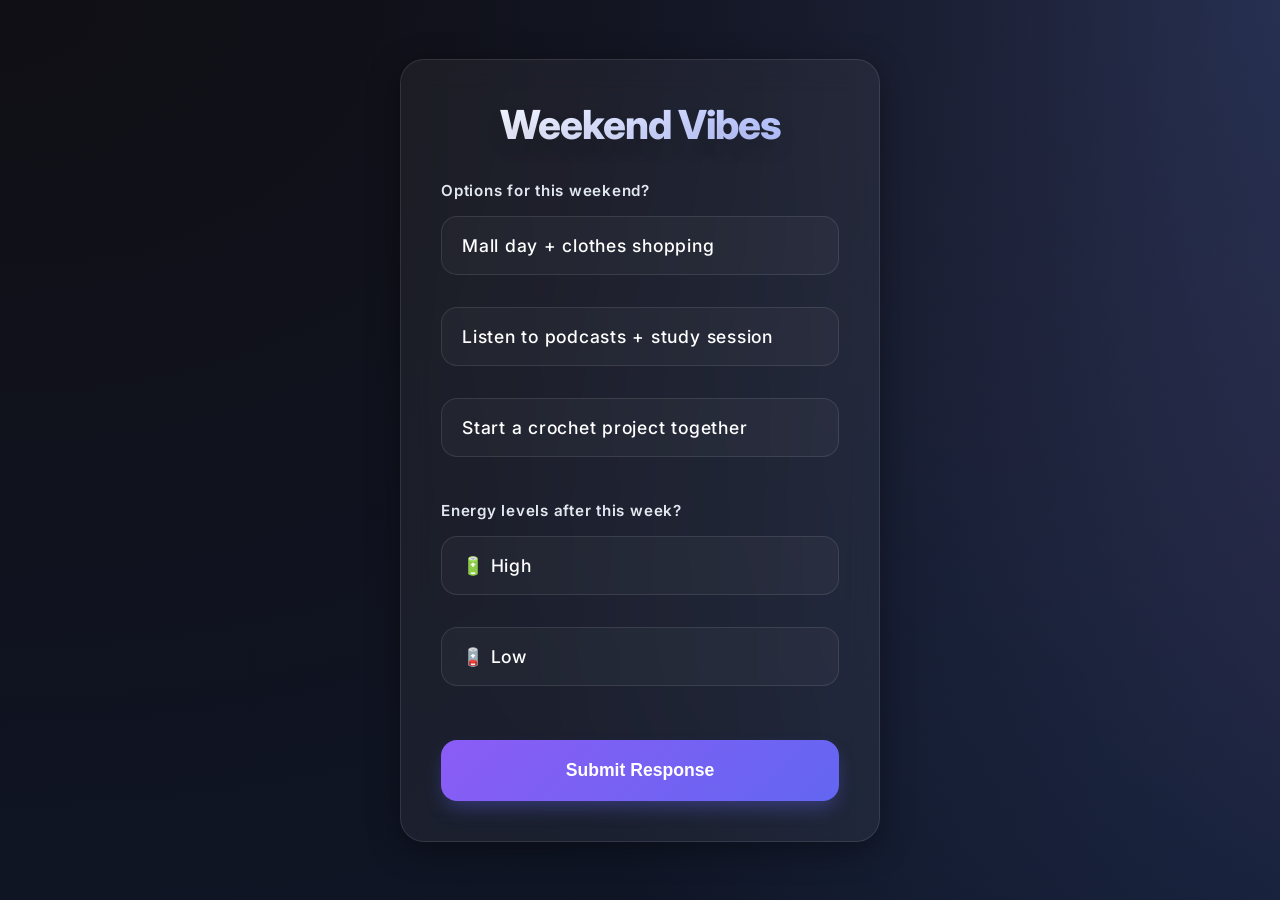
<file: index.html>
<!DOCTYPE html>
<html lang="en">

<head>
    <meta charset="UTF-8">
    <meta name="viewport" content="width=device-width, initial-scale=1.0">
    <title>Weekend Planner</title>
    <link rel="preconnect" href="https://fonts.googleapis.com">
    <link rel="preconnect" href="https://fonts.gstatic.com" crossorigin>
    <link href="https://fonts.googleapis.com/css2?family=Inter:wght@400;500;600;800&display=swap" rel="stylesheet">
    <link rel="stylesheet" href="style.css">
</head>

<body>
    <div class="container">
        <h1>Weekend Vibes</h1>

        <!-- Google Form Action URL will be handled by JS for custom redirect -->
        <form id="weekendForm">

            <!-- Question 1 -->
            <div class="form-group">
                <label>Options for this weekend?</label>
                <div class="radio-group">
                    <label class="radio-option">
                        <input type="radio" name="entry.1000819200" value="Mall day + clothes shopping" required
                            data-script-id="q1-option-1-input">
                        <div class="radio-tile">
                            <span class="radio-label" data-script-id="q1-option-1-label">Mall day + clothes shopping</span>
                        </div>
                    </label>
                    <label class="radio-option">
                        <input type="radio" name="entry.1000819200" value="Listen to podcasts + study session"
                            data-script-id="q1-option-2-input">
                        <div class="radio-tile">
                            <span class="radio-label" data-script-id="q1-option-2-label">Listen to podcasts + study session</span>
                        </div>
                    </label>
                    <label class="radio-option">
                        <input type="radio" name="entry.1000819200" value="Start a crochet project together"
                            data-script-id="q1-option-3-input">
                        <div class="radio-tile">
                            <span class="radio-label" data-script-id="q1-option-3-label">Start a crochet project together</span>
                        </div>
                    </label>
                </div>
            </div>

            <!-- Question 2 -->
            <div class="form-group">
                <label>Energy levels after this week?</label>
                <div class="radio-group">
                    <label class="radio-option">
                        <input type="radio" name="entry.1845770731" value="High" required>
                        <div class="radio-tile">
                            <span class="radio-label">🔋 High</span>
                        </div>
                    </label>
                    <label class="radio-option">
                        <input type="radio" name="entry.1845770731" value="Low">
                        <div class="radio-tile">
                            <span class="radio-label">🪫 Low</span>
                        </div>
                    </label>
                </div>
            </div>

            <button type="submit" class="btn-primary" id="submitBtn">
                <span>Submit Response</span>
                <div class="loader" id="submitLoader"
                    style="width: 20px; height: 20px; border-width: 2px; vertical-align: middle; margin-left: 10px;">
                </div>
            </button>

        </form>
    </div>

    <script src="app.js"></script>
</body>

</html>
</file>
<file: style.css>
:root {
  --bg-color: #0f172a;
  --text-primary: #ffffff;
  --text-secondary: #e2e8f0;
  --accent-color: #8b5cf6;
  --accent-glow: rgba(139, 92, 246, 0.5);
  --glass-bg: rgba(255, 255, 255, 0.05);
  --glass-border: rgba(255, 255, 255, 0.1);
  --glass-highlight: rgba(255, 255, 255, 0.2);
  --font-family: 'Inter', system-ui, -apple-system, sans-serif;
}

* {
  box-sizing: border-box;
  margin: 0;
  padding: 0;
}

body {
  font-family: var(--font-family);
  background-color: var(--bg-color);
  color: var(--text-primary);
  min-height: 100vh;
  display: flex;
  align-items: center;
  justify-content: center;
  padding: 20px;
  /* Animated Mesh Gradient Background */
  background-image:
    radial-gradient(at 0% 0%, hsla(253, 16%, 7%, 1) 0, transparent 50%),
    radial-gradient(at 50% 0%, hsla(225, 39%, 30%, 1) 0, transparent 50%),
    radial-gradient(at 100% 0%, hsla(339, 49%, 30%, 1) 0, transparent 50%);
  background-size: 200% 200%;
  animation: gradient 15s ease infinite;
}

@keyframes gradient {
  0% {
    background-position: 0% 50%;
  }

  50% {
    background-position: 100% 50%;
  }

  100% {
    background-position: 0% 50%;
  }
}

/* Glassmorphism Card */
.container {
  width: 100%;
  max-width: 480px;
  background: var(--glass-bg);
  backdrop-filter: blur(16px);
  -webkit-backdrop-filter: blur(16px);
  padding: 40px;
  border-radius: 24px;
  border: 1px solid var(--glass-border);
  box-shadow: 0 8px 32px 0 rgba(0, 0, 0, 0.37);
  animation: float 6s ease-in-out infinite;
}

@keyframes float {
  0% {
    transform: translateY(0px);
  }

  50% {
    transform: translateY(-10px);
  }

  100% {
    transform: translateY(0px);
  }
}

h1 {
  font-size: 2.5rem;
  font-weight: 800;
  text-align: center;
  margin-bottom: 2rem;
  letter-spacing: -1px;
  background: linear-gradient(135deg, #fff 0%, #a5b4fc 100%);
  -webkit-background-clip: text;
  background-clip: text;
  color: transparent;
  text-shadow: 0 10px 20px rgba(0, 0, 0, 0.1);
}

.form-group {
  margin-bottom: 28px;
}

label {
  display: block;
  font-weight: 600;
  margin-bottom: 16px;
  color: var(--text-secondary);
  font-size: 0.95rem;
  letter-spacing: 0.05em;
}

/* Custom Radio Styling */
.radio-group {
  display: flex;
  flex-direction: column;
  gap: 16px;
}

.radio-option {
  position: relative;
  display: block;
  cursor: pointer;
}

.radio-option input[type="radio"] {
  position: absolute;
  opacity: 0;
}

.radio-tile {
  display: flex;
  align-items: center;
  padding: 18px 20px;
  background: rgba(255, 255, 255, 0.03);
  border: 1px solid var(--glass-border);
  border-radius: 16px;
  transition: all 0.3s cubic-bezier(0.4, 0, 0.2, 1);
}

.radio-tile:hover {
  background: rgba(255, 255, 255, 0.08);
  border-color: var(--glass-highlight);
  transform: translateX(5px);
}

.radio-option input[type="radio"]:checked+.radio-tile {
  background: rgba(139, 92, 246, 0.2);
  border-color: var(--accent-color);
  box-shadow: 0 0 20px var(--accent-glow);
}

.radio-label {
  color: var(--text-primary);
  font-weight: 500;
  font-size: 1.1rem;
}

/* Button Styling */
.btn-primary {
  width: 100%;
  padding: 20px;
  background: linear-gradient(135deg, #8b5cf6 0%, #6366f1 100%);
  color: white;
  border: none;
  border-radius: 16px;
  font-size: 1.1rem;
  font-weight: 700;
  cursor: pointer;
  transition: all 0.3s ease;
  margin-top: 10px;
  box-shadow: 0 10px 20px -5px rgba(99, 102, 241, 0.4);
}

.btn-primary:hover {
  transform: translateY(-3px) scale(1.02);
  box-shadow: 0 20px 30px -10px rgba(99, 102, 241, 0.6);
}

.btn-primary:active {
  transform: translateY(0) scale(0.98);
}

/* Success Page Specifics */
.success-container {
  text-align: center;
}

.cat-image-wrapper {
  margin: 30px 0;
  border-radius: 20px;
  overflow: hidden;
  box-shadow: 0 20px 40px rgba(0, 0, 0, 0.4);
  background-color: rgba(0, 0, 0, 0.2);
  min-height: 300px;
  display: flex;
  align-items: center;
  justify-content: center;
  border: 1px solid var(--glass-border);
}

.cat-image-wrapper img {
  width: 100%;
  height: auto;
  display: block;
}

.message {
  font-size: 1.5rem;
  color: var(--text-secondary);
  margin-bottom: 2rem;
  font-weight: 300;
}

/* Loader */
.loader {
  width: 24px;
  height: 24px;
  border: 3px solid rgba(255, 255, 255, 0.3);
  border-radius: 50%;
  border-top-color: #fff;
  animation: spin 1s ease-in-out infinite;
  display: none;
  vertical-align: middle;
  margin-left: 10px;
}

@keyframes spin {
  to {
    transform: rotate(360deg);
  }
}

/* Mobile Responsiveness */
@media (max-width: 600px) {
  body {
    padding: 10px;
  }

  .container {
    padding: 24px;
    width: 100%;
  }

  h1 {
    font-size: 2rem;
  }

  .radio-tile {
    padding: 14px 16px;
  }

  .radio-label {
    font-size: 1rem;
  }
}
</file>
